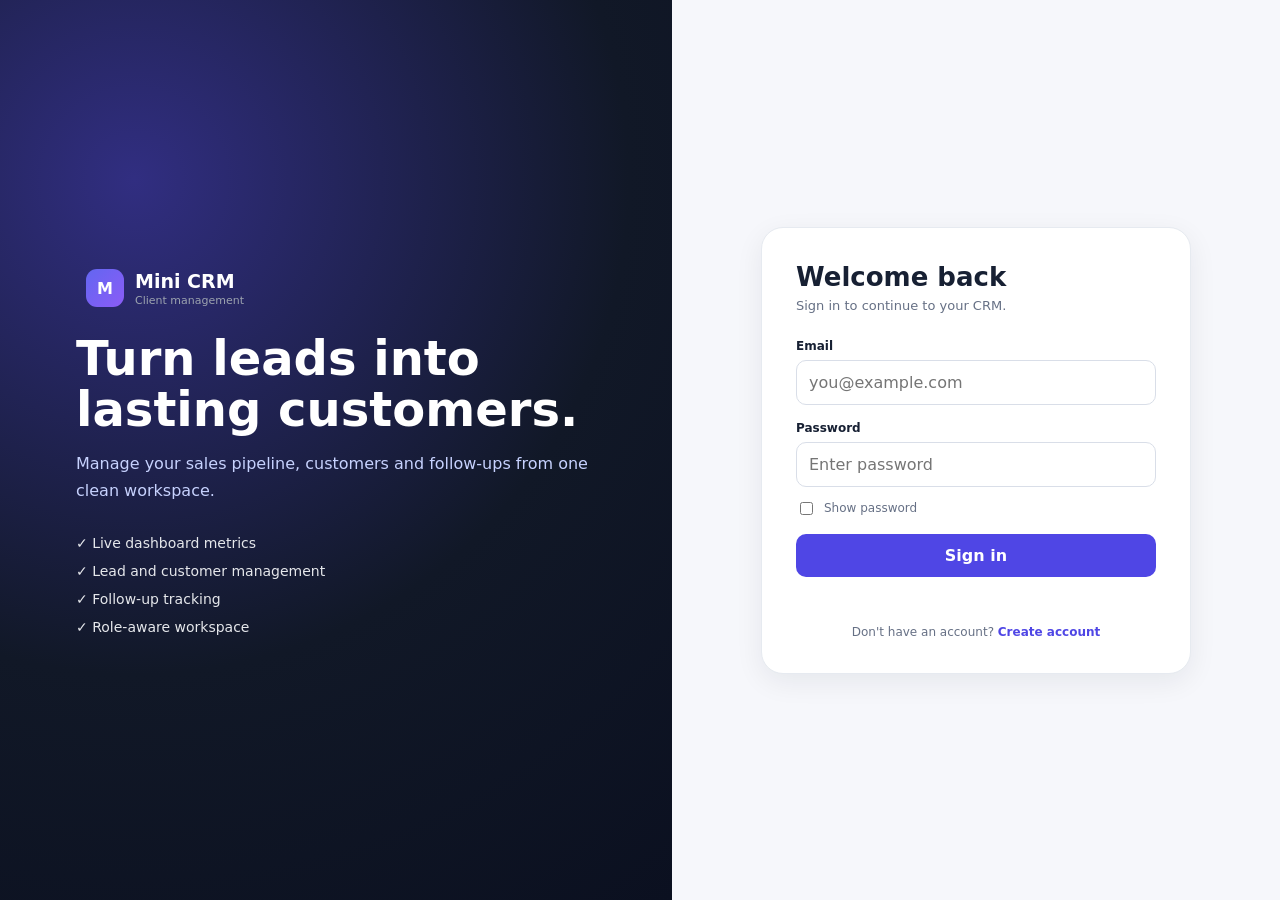
<file: frontend/index.html>
<!DOCTYPE html>
<html>
<head>
    <meta charset="UTF-8">
    <title>Mini CRM</title>
    <meta http-equiv="refresh" content="0; url=login.html">
</head>
<body>
    <p>Redirecting to login...</p>
</body>
</html>
</file>
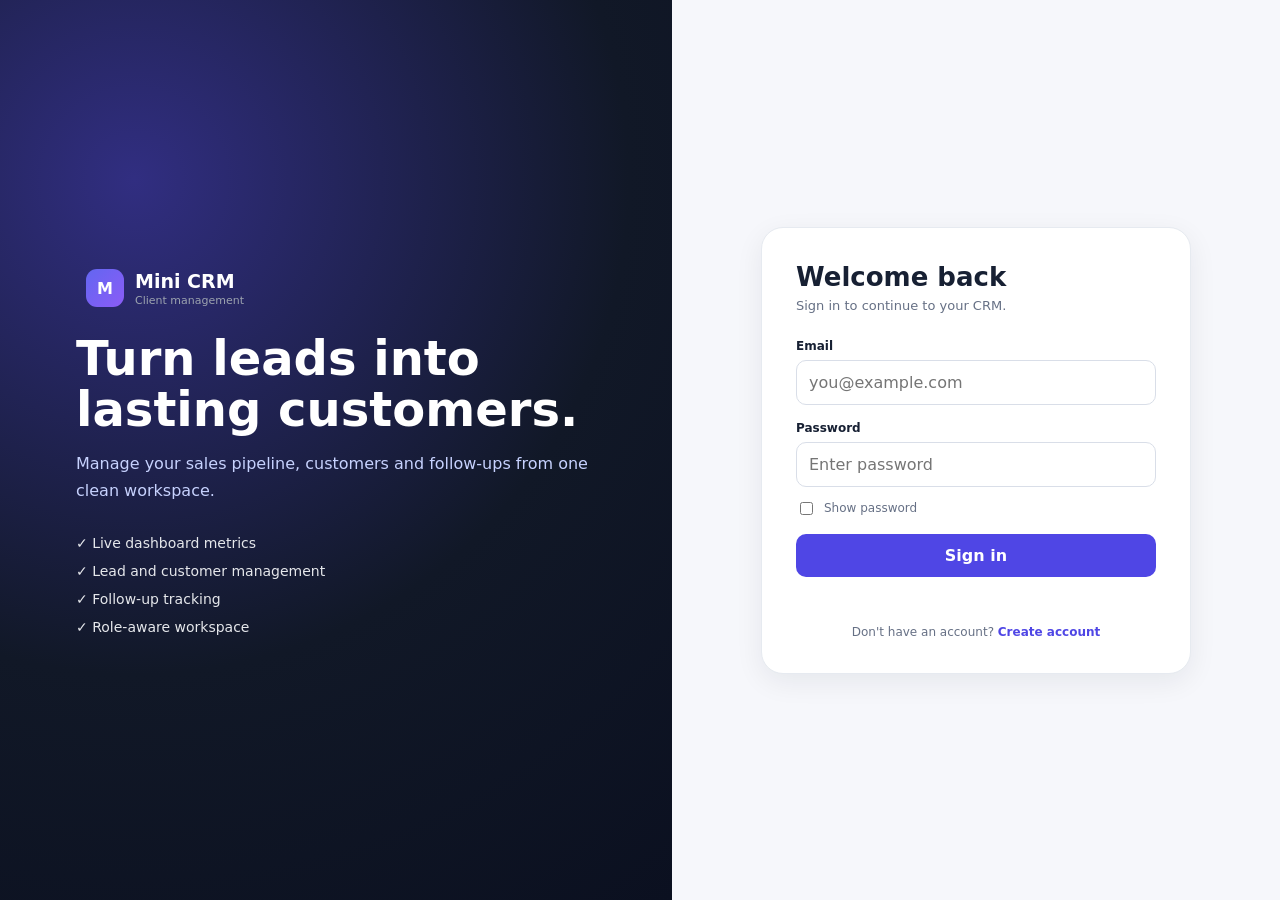
<file: frontend/customers.html>
<!doctype html>
<html lang="en"><head><meta charset="utf-8"><meta name="viewport" content="width=device-width,initial-scale=1">
<title>Customers | Mini CRM</title><link rel="stylesheet" href="css/style.css"></head>
<body><div class="dashboard-container">
<aside class="sidebar"><div class="brand"><div class="brand-mark">M</div><div><h2>Mini CRM</h2><small>Client management</small></div></div>
<nav class="menu">
<a data-page="dashboard.html" href="dashboard.html"><span class="menu-icon">⌂</span>Dashboard</a>
<a data-page="leads.html" href="leads.html"><span class="menu-icon">◈</span>Leads</a>
<a data-page="customers.html" href="customers.html"><span class="menu-icon">◉</span>Customers</a>
<a data-page="followups.html" href="followups.html"><span class="menu-icon">◷</span>Follow-ups</a>
<a data-page="reports.html" data-admin-only href="reports.html"><span class="menu-icon">▦</span>Reports</a>
</nav><div class="sidebar-bottom"><div class="user-mini"><div class="avatar" id="sidebarAvatar">U</div><div><strong id="sidebarUserName">User</strong><span id="sidebarUserRole">ROLE</span></div></div>
<a href="#" class="menu" onclick="logout();return false;"><span style="display:block;padding:10px 12px;color:#aeb6c4">↪ Logout</span></a></div></aside>
<main class="main-content"><header class="topbar"><div><h1>Customers</h1><p class="subtitle">Keep customer records clean and easy to access.</p></div><div class="top-actions"><span class="page-user" id="pageUser"></span></div></header>
<section class="form-card"><h2>Add customer</h2><form id="customerForm"><div class="form-grid">
<div class="field"><label>Name *</label><input id="name" required placeholder="Customer name"></div><div class="field"><label>Email *</label><input id="email" type="email" required placeholder="name@example.com"></div>
<div class="field"><label>Phone *</label><input id="phone" required placeholder="+91 98765 43210"></div><div class="field"><label>Address</label><input id="address" placeholder="City, state"></div></div>
<div class="actions"><button type="reset" class="btn btn-secondary">Clear</button><button id="saveCustomer" class="btn btn-primary">Add customer</button></div></form></section>
<section class="table-section"><div class="section-head"><div><h2>Customer list</h2><span class="muted" id="customerCount">0 customers</span></div><button class="btn btn-secondary btn-sm" id="refreshCustomers">↻ Refresh</button></div>
<div class="toolbar"><div class="search"><input id="search" placeholder="Search customer, email, phone..."></div></div>
<div class="table-wrap"><table><thead><tr><th>ID</th><th>Name</th><th>Email</th><th>Phone</th><th>Address</th><th>Action</th></tr></thead><tbody id="customerTableBody"></tbody></table></div></section></main></div><div id="toast" class="toast"></div><script src="js/app.js"></script><script src="js/customers.js"></script></body></html>
</file>
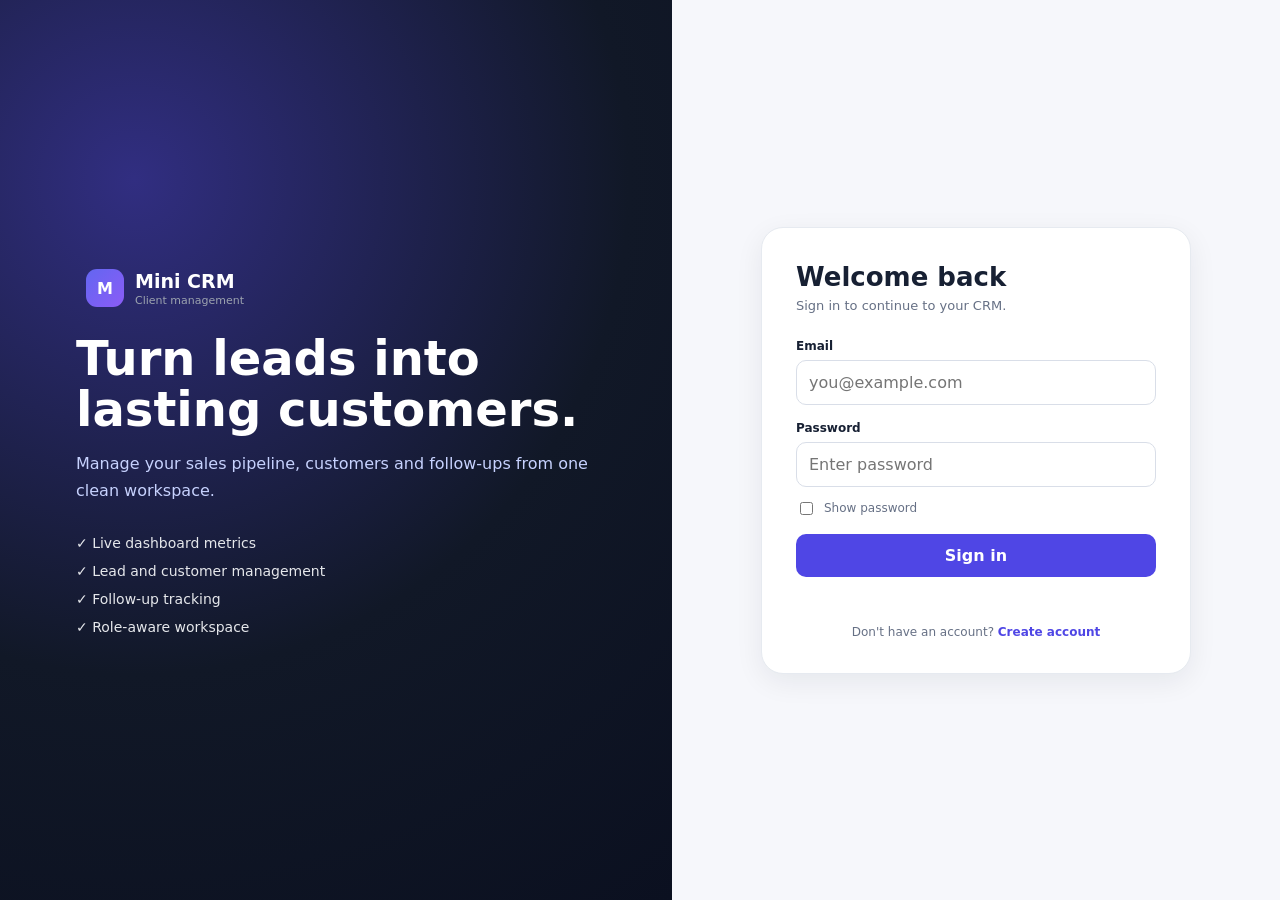
<file: frontend/dashboard.html>
<!doctype html>
<html lang="en"><head><meta charset="utf-8"><meta name="viewport" content="width=device-width,initial-scale=1">
<title>Dashboard | Mini CRM</title><link rel="stylesheet" href="css/style.css"></head>
<body><div class="dashboard-container">
<aside class="sidebar"><div class="brand"><div class="brand-mark">M</div><div><h2>Mini CRM</h2><small>Client management</small></div></div>
<nav class="menu">
<a data-page="dashboard.html" href="dashboard.html"><span class="menu-icon">⌂</span>Dashboard</a>
<a data-page="leads.html" href="leads.html"><span class="menu-icon">◈</span>Leads</a>
<a data-page="customers.html" href="customers.html"><span class="menu-icon">◉</span>Customers</a>
<a data-page="followups.html" href="followups.html"><span class="menu-icon">◷</span>Follow-ups</a>
<a data-page="reports.html" data-admin-only href="reports.html"><span class="menu-icon">▦</span>Reports</a>
</nav><div class="sidebar-bottom"><div class="user-mini"><div class="avatar" id="sidebarAvatar">U</div><div><strong id="sidebarUserName">User</strong><span id="sidebarUserRole">ROLE</span></div></div>
<a href="#" class="menu" onclick="logout();return false;"><span style="display:block;padding:10px 12px;color:#aeb6c4">↪ Logout</span></a></div></aside>
<main class="main-content"><header class="topbar"><div><h1>Dashboard</h1><p class="subtitle">A clear view of your sales pipeline and customer activity.</p></div><div class="top-actions"><span class="page-user" id="pageUser"></span></div></header>
<section class="cards">
<div class="card"><div class="stat-head">Total Leads <span class="stat-icon">L</span></div><p id="totalLeads">0</p><div class="hint">All active lead records</div></div>
<div class="card"><div class="stat-head">New Leads <span class="stat-icon">N</span></div><p id="newLeads">0</p><div class="hint">Recently captured</div></div>
<div class="card"><div class="stat-head">Converted <span class="stat-icon">✓</span></div><p id="convertedLeads">0</p><div class="hint">Successful conversions</div></div>
<div class="card"><div class="stat-head">Customers <span class="stat-icon">C</span></div><p id="totalCustomers">0</p><div class="hint">Customer records</div></div>
</section>
<div class="grid-2">
<section class="panel"><div class="panel-head"><h2>Lead pipeline</h2><span class="muted">Live from database</span></div>
<div class="progress-row"><div class="progress-label"><span>New</span><strong id="newPct">0</strong></div><div class="progress"><span id="newBar" style="width:0%"></span></div></div>
<div class="progress-row"><div class="progress-label"><span>Contacted</span><strong id="contactedPct">0</strong></div><div class="progress"><span id="contactedBar" style="width:0%"></span></div></div>
<div class="progress-row"><div class="progress-label"><span>Follow-up</span><strong id="followupPct">0</strong></div><div class="progress"><span id="followupBar" style="width:0%"></span></div></div>
<div class="progress-row"><div class="progress-label"><span>Converted</span><strong id="convertedPct">0</strong></div><div class="progress"><span id="convertedBar" style="width:0%"></span></div></div></section>
<section class="panel"><div class="panel-head"><h2>Quick actions</h2><span class="muted">Common tasks</span></div>
<div style="display:grid;gap:10px;margin-top:16px"><a class="btn btn-primary" href="leads.html">＋ Add a new lead</a><a class="btn btn-secondary" href="customers.html">＋ Add customer</a><a class="btn btn-secondary" href="followups.html">◷ Schedule follow-up</a></div></section></div>
<section class="table-section" style="margin-top:18px"><div class="section-head"><h2>Recent leads</h2><a class="btn btn-secondary btn-sm" href="leads.html">View all</a></div><div class="table-wrap" style="margin-top:16px"><table><thead><tr><th>Name</th><th>Email</th><th>Phone</th><th>Source</th><th>Status</th></tr></thead><tbody id="leadTableBody"></tbody></table></div></section></main></div><div id="toast" class="toast"></div><script src="js/app.js"></script><script src="js/dashboard.js"></script></body></html>
</file>
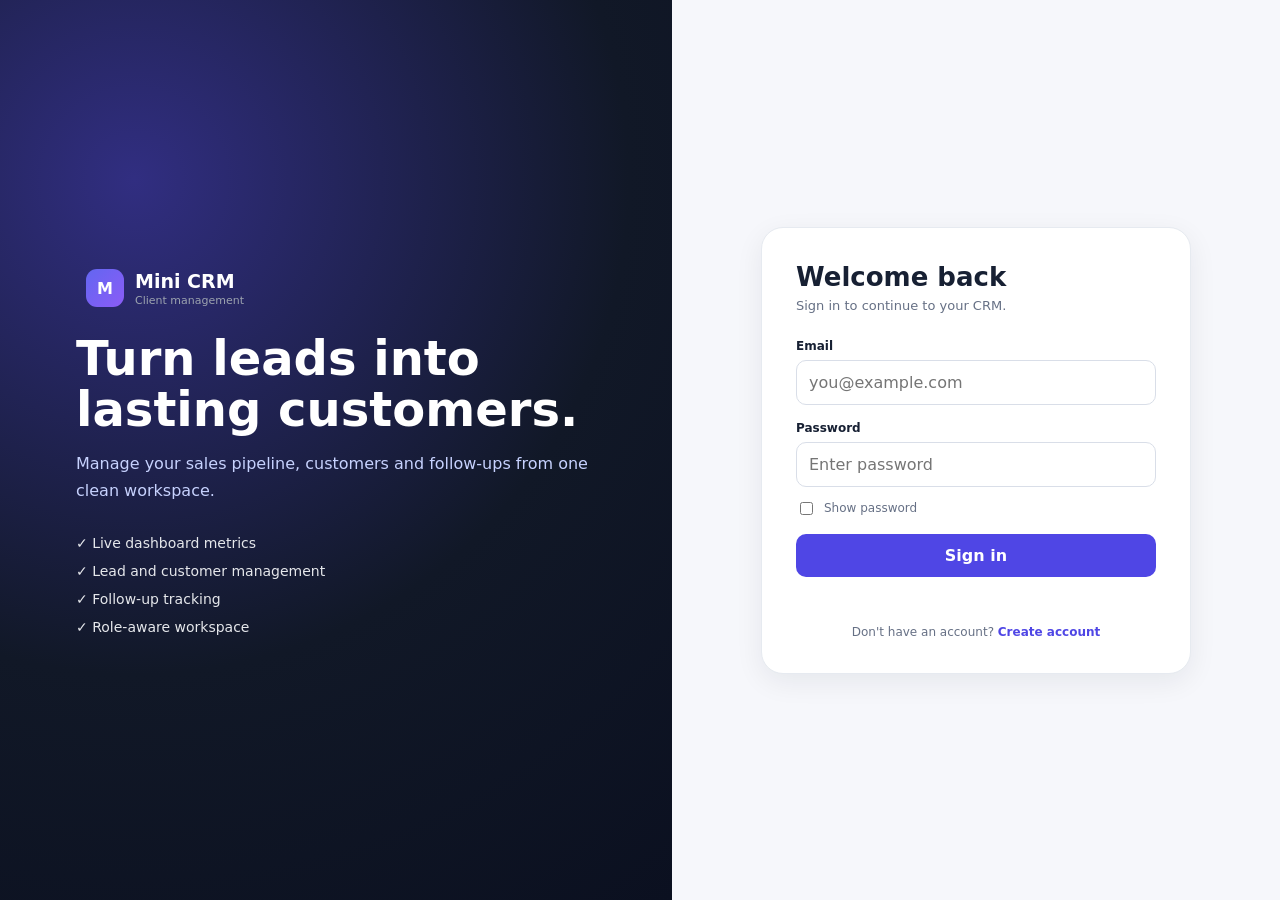
<file: frontend/followups.html>
<!doctype html>
<html lang="en"><head><meta charset="utf-8"><meta name="viewport" content="width=device-width,initial-scale=1">
<title>Follow-ups | Mini CRM</title><link rel="stylesheet" href="css/style.css"></head>
<body><div class="dashboard-container">
<aside class="sidebar"><div class="brand"><div class="brand-mark">M</div><div><h2>Mini CRM</h2><small>Client management</small></div></div>
<nav class="menu">
<a data-page="dashboard.html" href="dashboard.html"><span class="menu-icon">⌂</span>Dashboard</a>
<a data-page="leads.html" href="leads.html"><span class="menu-icon">◈</span>Leads</a>
<a data-page="customers.html" href="customers.html"><span class="menu-icon">◉</span>Customers</a>
<a data-page="followups.html" href="followups.html"><span class="menu-icon">◷</span>Follow-ups</a>
<a data-page="reports.html" data-admin-only href="reports.html"><span class="menu-icon">▦</span>Reports</a>
</nav><div class="sidebar-bottom"><div class="user-mini"><div class="avatar" id="sidebarAvatar">U</div><div><strong id="sidebarUserName">User</strong><span id="sidebarUserRole">ROLE</span></div></div>
<a href="#" class="menu" onclick="logout();return false;"><span style="display:block;padding:10px 12px;color:#aeb6c4">↪ Logout</span></a></div></aside>
<main class="main-content"><header class="topbar"><div><h1>Follow-ups</h1><p class="subtitle">Schedule the next action and keep prospects moving.</p></div><div class="top-actions"><span class="page-user" id="pageUser"></span></div></header>
<section class="form-card"><h2>Schedule follow-up</h2><form id="followupForm"><div class="form-grid">
<div class="field"><label>Lead ID *</label><input type="number" id="leadId" required placeholder="Enter lead ID"></div><div class="field"><label>Follow-up date *</label><input type="date" id="followupDate" required></div>
<div class="field full"><label>Notes *</label><textarea id="notes" rows="4" required placeholder="What should happen next?"></textarea></div></div>
<div class="actions"><button type="reset" class="btn btn-secondary">Clear</button><button id="saveFollowup" class="btn btn-primary">Schedule</button></div></form></section>
<section class="table-section"><div class="section-head"><div><h2>Follow-up list</h2><span class="muted" id="followupCount">0 follow-ups</span></div><button class="btn btn-secondary btn-sm" id="refreshFollowups">↻ Refresh</button></div>
<div class="toolbar"><div class="search"><input id="search" placeholder="Search lead ID or notes..."></div></div>
<div class="table-wrap"><table><thead><tr><th>ID</th><th>Lead ID</th><th>Date</th><th>Notes</th><th>Action</th></tr></thead><tbody id="followupTableBody"></tbody></table></div></section></main></div><div id="toast" class="toast"></div><script src="js/app.js"></script><script src="js/followups.js"></script></body></html>
</file>
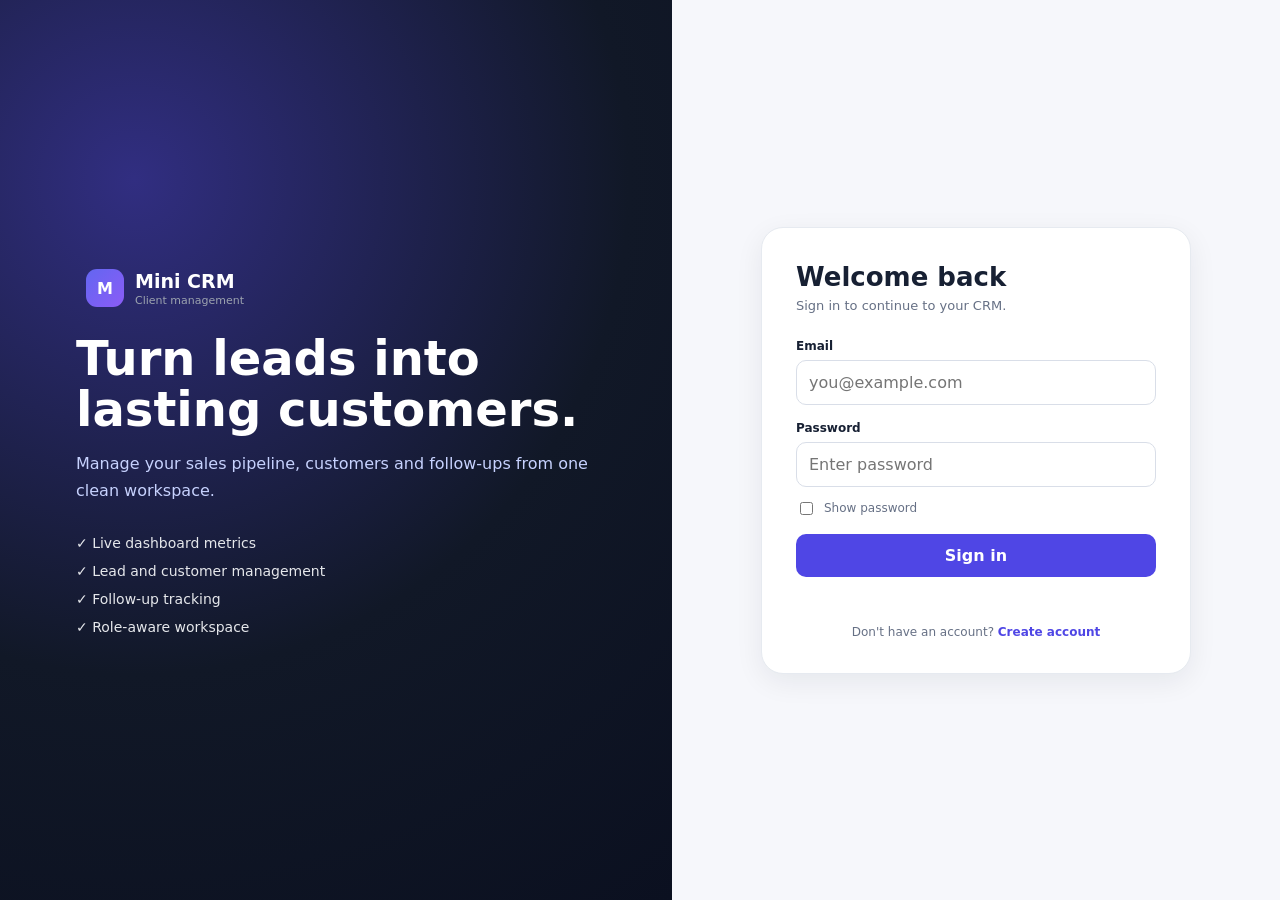
<file: frontend/leads.html>
<!doctype html>
<html lang="en"><head><meta charset="utf-8"><meta name="viewport" content="width=device-width,initial-scale=1">
<title>Leads | Mini CRM</title><link rel="stylesheet" href="css/style.css"></head>
<body><div class="dashboard-container">
<aside class="sidebar"><div class="brand"><div class="brand-mark">M</div><div><h2>Mini CRM</h2><small>Client management</small></div></div>
<nav class="menu">
<a data-page="dashboard.html" href="dashboard.html"><span class="menu-icon">⌂</span>Dashboard</a>
<a data-page="leads.html" href="leads.html"><span class="menu-icon">◈</span>Leads</a>
<a data-page="customers.html" href="customers.html"><span class="menu-icon">◉</span>Customers</a>
<a data-page="followups.html" href="followups.html"><span class="menu-icon">◷</span>Follow-ups</a>
<a data-page="reports.html" data-admin-only href="reports.html"><span class="menu-icon">▦</span>Reports</a>
</nav><div class="sidebar-bottom"><div class="user-mini"><div class="avatar" id="sidebarAvatar">U</div><div><strong id="sidebarUserName">User</strong><span id="sidebarUserRole">ROLE</span></div></div>
<a href="#" class="menu" onclick="logout();return false;"><span style="display:block;padding:10px 12px;color:#aeb6c4">↪ Logout</span></a></div></aside>
<main class="main-content"><header class="topbar"><div><h1>Leads</h1><p class="subtitle">Manage prospects from capture to conversion.</p></div><div class="top-actions"><span class="page-user" id="pageUser"></span></div></header>
<section class="form-card"><div class="section-head"><div><h2>Add new lead</h2><span class="muted">Capture and assign a prospect.</span></div></div>
<form id="leadForm"><div class="form-grid">
<div class="field"><label>Lead ID (optional)</label><input type="number" id="customerId" placeholder="Leave blank for auto ID"></div>
<div class="field"><label>Customer name *</label><input id="customerName" required placeholder="e.g. Rahul Sharma"></div>
<div class="field"><label>Email *</label><input type="email" id="email" required placeholder="name@example.com"></div>
<div class="field"><label>Phone *</label><input id="phone" required placeholder="+91 98765 43210"></div>
<div class="field"><label>Source</label><input id="source" placeholder="Website, referral, campaign..."></div>
<div class="field"><label>Assigned to</label><input id="assignedTo" placeholder="Employee name"></div>
<div class="field"><label>Status</label><select id="status"><option>NEW</option><option>CONTACTED</option><option>FOLLOWUP</option><option>CONVERTED</option><option>REJECTED</option></select></div>
</div><div class="actions"><button type="reset" class="btn btn-secondary">Clear</button><button class="btn btn-primary" id="saveLead">Add lead</button></div></form></section>
<section class="table-section"><div class="section-head"><div><h2>Lead list</h2><span class="muted" id="leadCount">0 leads</span></div><button class="btn btn-secondary btn-sm" id="refreshLeads">↻ Refresh</button></div>
<div class="toolbar"><div class="search"><input id="search" placeholder="Search name, email, phone..."></div><div class="filters"><select id="statusFilter"><option value="">All statuses</option><option>NEW</option><option>CONTACTED</option><option>FOLLOWUP</option><option>CONVERTED</option><option>REJECTED</option></select></div></div>
<div class="table-wrap"><table><thead><tr><th>ID</th><th>Name</th><th>Phone</th><th>Email</th><th>Source</th><th>Status</th><th>Assigned</th><th>Action</th></tr></thead><tbody id="leadTableBody"></tbody></table></div></section></main></div><div id="toast" class="toast"></div><script src="js/app.js"></script><script src="js/leads.js"></script></body></html>
</file>
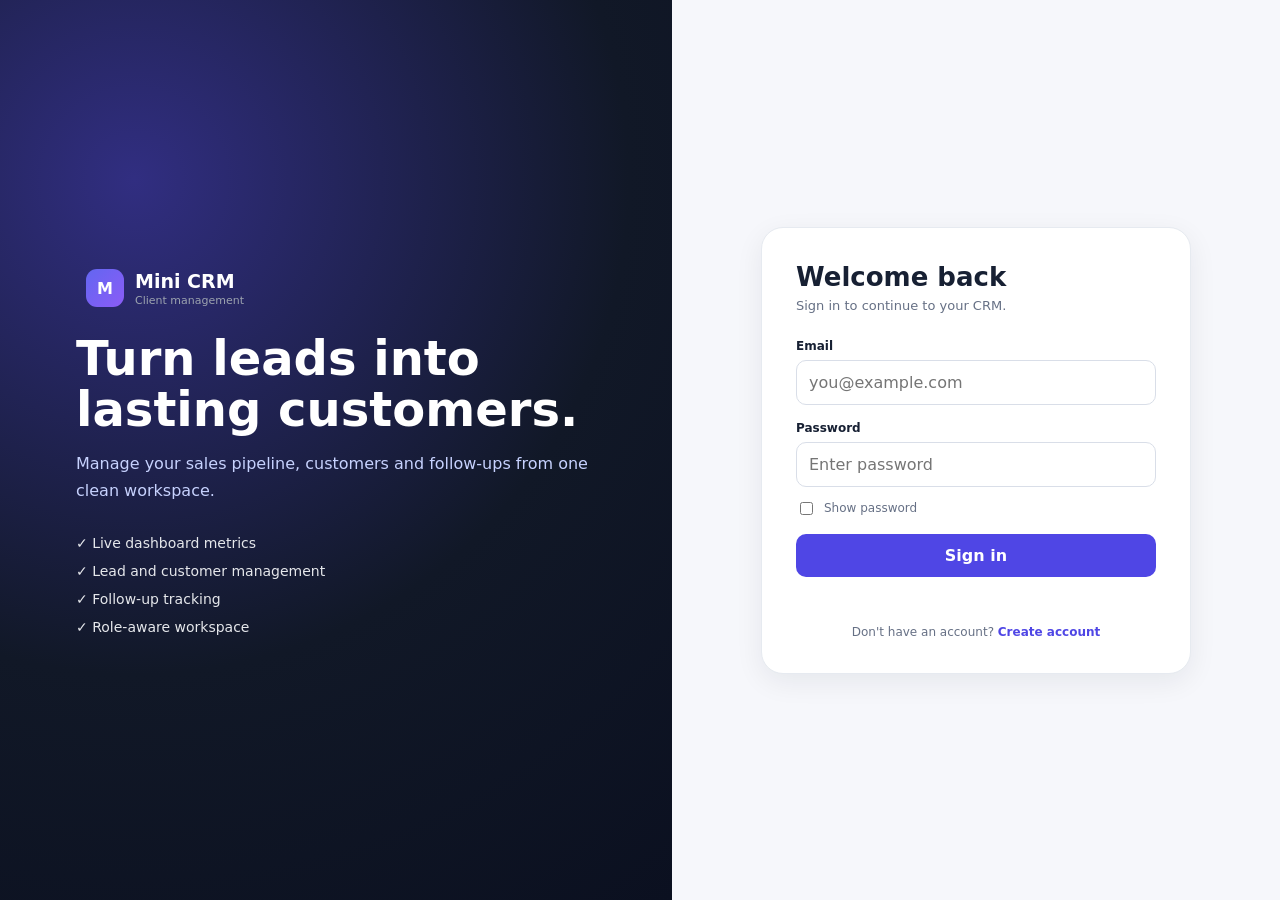
<file: frontend/login.html>
<!doctype html><html lang="en"><head><meta charset="utf-8"><meta name="viewport" content="width=device-width,initial-scale=1"><title>Login | Mini CRM</title><link rel="stylesheet" href="css/style.css"></head><body>
<div class="login-container"><section class="login-brand"><div class="brand-copy"><div class="brand"><div class="brand-mark">M</div><div><h2>Mini CRM</h2><small>Client management</small></div></div><h1>Turn leads into lasting customers.</h1><p>Manage your sales pipeline, customers and follow-ups from one clean workspace.</p><div class="feature-list"><div>✓ Live dashboard metrics</div><div>✓ Lead and customer management</div><div>✓ Follow-up tracking</div><div>✓ Role-aware workspace</div></div></div></section>
<section class="login-side"><div class="login-card"><div class="logo-section"><h1>Welcome back</h1><p>Sign in to continue to your CRM.</p></div><form id="loginForm"><div class="input-group"><label>Email</label><input type="email" id="email" required autocomplete="email" placeholder="you@example.com"></div><div class="input-group"><label>Password</label><input type="password" id="password" required autocomplete="current-password" placeholder="Enter password"></div><div class="show-password"><input type="checkbox" id="togglePassword"><label for="togglePassword">Show password</label></div><button class="login-btn" id="loginBtn">Sign in</button><div id="errorMessage" class="error"></div></form><div class="auth-link">Don't have an account? <a href="signup.html">Create account</a></div></div></section></div><script src="js/app.js"></script><script src="js/login.js"></script></body></html>
</file>
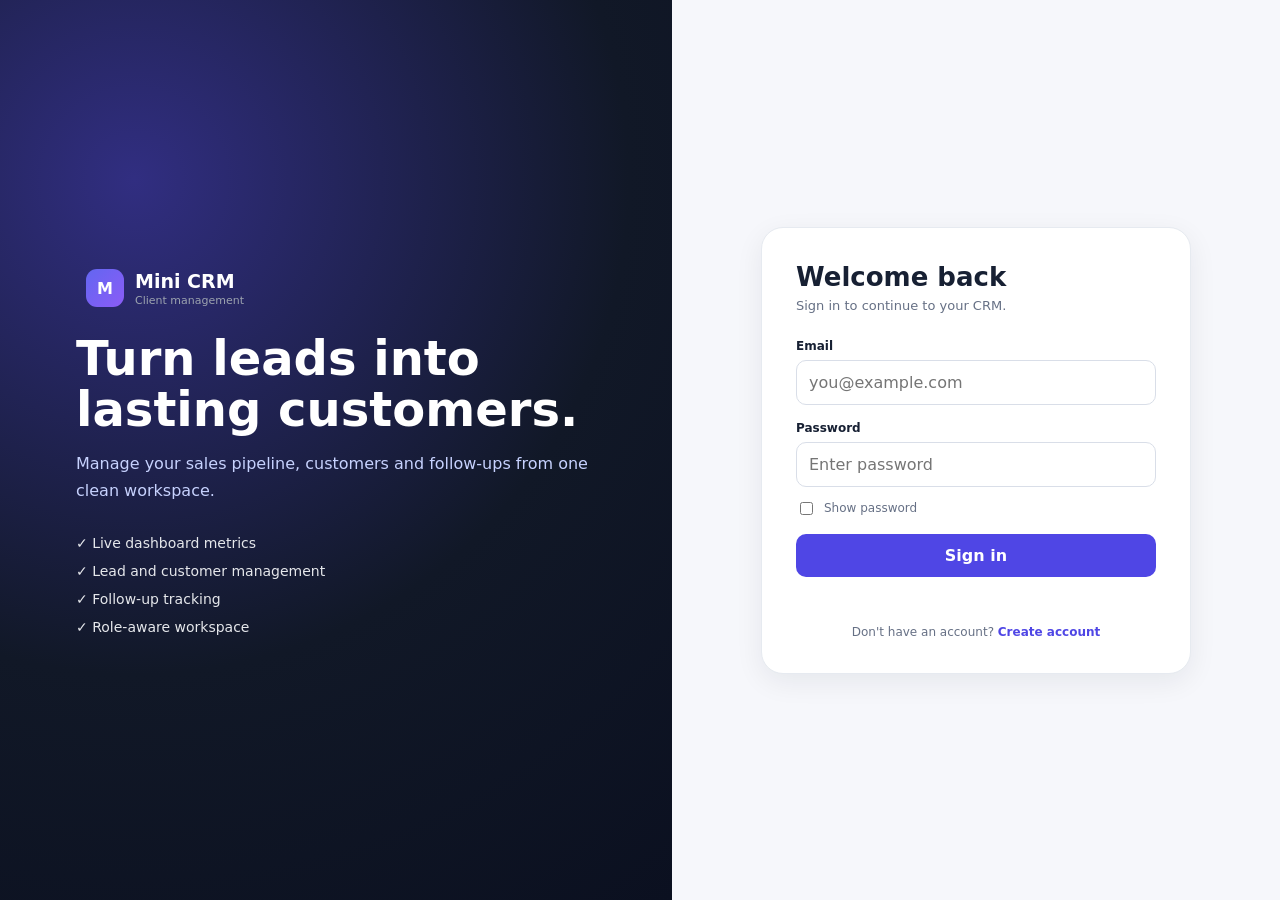
<file: frontend/reports.html>
<!doctype html>
<html lang="en"><head><meta charset="utf-8"><meta name="viewport" content="width=device-width,initial-scale=1">
<title>Reports | Mini CRM</title><link rel="stylesheet" href="css/style.css"></head>
<body><div class="dashboard-container">
<aside class="sidebar"><div class="brand"><div class="brand-mark">M</div><div><h2>Mini CRM</h2><small>Client management</small></div></div>
<nav class="menu">
<a data-page="dashboard.html" href="dashboard.html"><span class="menu-icon">⌂</span>Dashboard</a>
<a data-page="leads.html" href="leads.html"><span class="menu-icon">◈</span>Leads</a>
<a data-page="customers.html" href="customers.html"><span class="menu-icon">◉</span>Customers</a>
<a data-page="followups.html" href="followups.html"><span class="menu-icon">◷</span>Follow-ups</a>
<a data-page="reports.html" data-admin-only href="reports.html"><span class="menu-icon">▦</span>Reports</a>
</nav><div class="sidebar-bottom"><div class="user-mini"><div class="avatar" id="sidebarAvatar">U</div><div><strong id="sidebarUserName">User</strong><span id="sidebarUserRole">ROLE</span></div></div>
<a href="#" class="menu" onclick="logout();return false;"><span style="display:block;padding:10px 12px;color:#aeb6c4">↪ Logout</span></a></div></aside>
<main class="main-content"><header class="topbar"><div><h1>Reports</h1><p class="subtitle">Understand pipeline performance at a glance.</p></div><div class="top-actions"><span class="page-user" id="pageUser"></span></div></header>
<section class="cards">
<div class="card"><div class="stat-head">Total Leads</div><p id="totalLeads">0</p></div><div class="card"><div class="stat-head">Converted</div><p id="convertedLeads">0</p></div><div class="card"><div class="stat-head">New</div><p id="newLeads">0</p></div><div class="card"><div class="stat-head">Contacted</div><p id="contactedLeads">0</p></div>
<div class="card"><div class="stat-head">Follow-up</div><p id="followupLeads">0</p></div><div class="card"><div class="stat-head">Rejected</div><p id="rejectedLeads">0</p></div><div class="card"><div class="stat-head">Customers</div><p id="totalCustomers">0</p></div><div class="card"><div class="stat-head">Employees</div><p id="totalEmployees">0</p></div>
</section><section class="panel"><div class="panel-head"><h2>Operational summary</h2><span class="muted">Live API data</span></div><div class="progress-row"><div class="progress-label"><span>Conversion rate</span><strong id="conversionRate">0%</strong></div><div class="progress"><span id="conversionBar" style="width:0%"></span></div></div></section></main></div><div id="toast" class="toast"></div><script src="js/app.js"></script><script src="js/reports.js"></script></body></html>
</file>
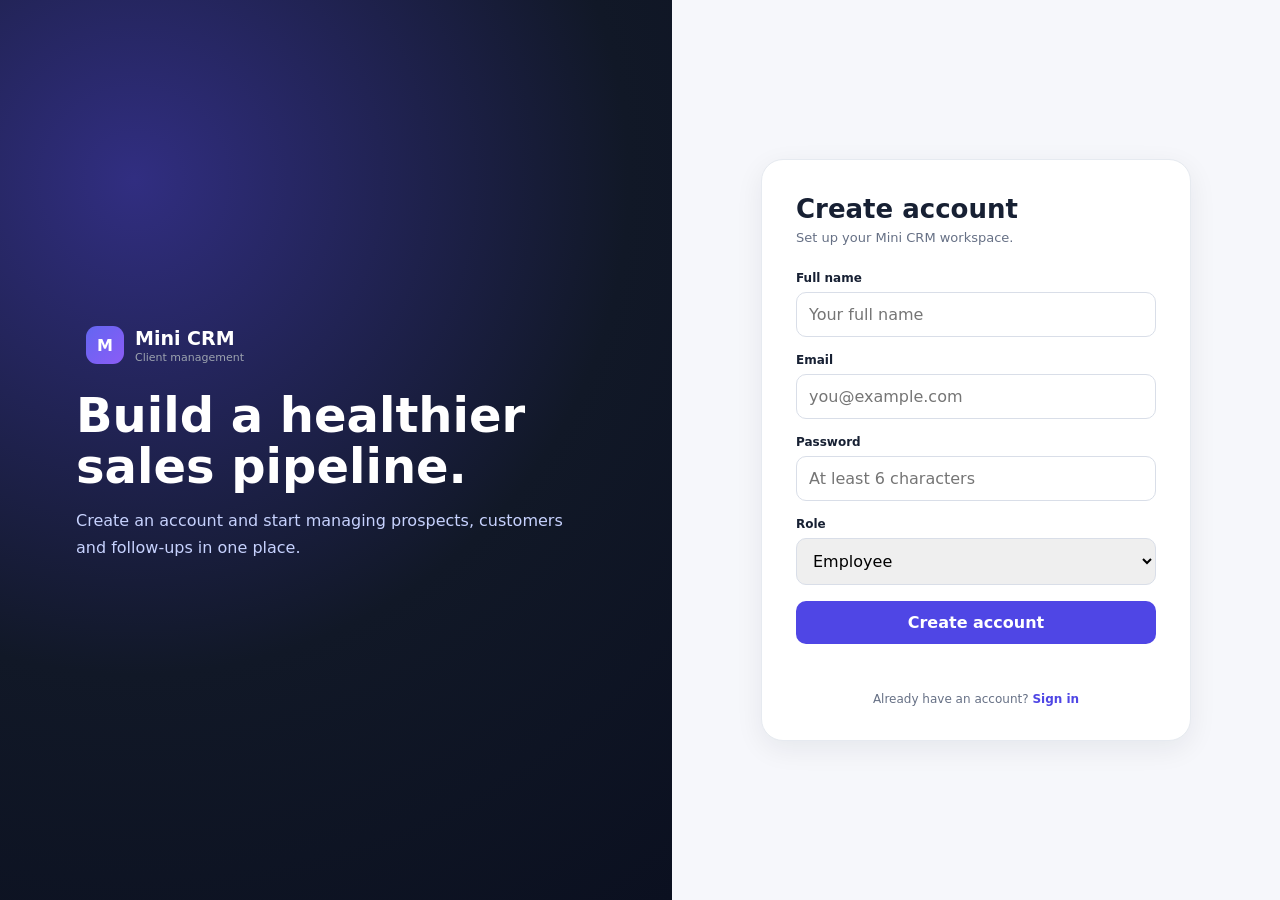
<file: frontend/signup.html>
<!doctype html><html lang="en"><head><meta charset="utf-8"><meta name="viewport" content="width=device-width,initial-scale=1"><title>Create Account | Mini CRM</title><link rel="stylesheet" href="css/style.css"></head><body>
<div class="login-container"><section class="login-brand"><div class="brand-copy"><div class="brand"><div class="brand-mark">M</div><div><h2>Mini CRM</h2><small>Client management</small></div></div><h1>Build a healthier sales pipeline.</h1><p>Create an account and start managing prospects, customers and follow-ups in one place.</p></div></section>
<section class="login-side"><div class="login-card"><div class="logo-section"><h1>Create account</h1><p>Set up your Mini CRM workspace.</p></div><form id="signupForm"><div class="input-group"><label>Full name</label><input id="name" required placeholder="Your full name"></div><div class="input-group"><label>Email</label><input id="email" type="email" required placeholder="you@example.com"></div><div class="input-group"><label>Password</label><input id="password" type="password" required minlength="6" placeholder="At least 6 characters"></div><div class="input-group"><label>Role</label><select id="role"><option value="EMPLOYEE">Employee</option><option value="ADMIN">Admin</option></select></div><button class="login-btn" id="signupBtn">Create account</button><div id="errorMessage" class="error"></div></form><div class="auth-link">Already have an account? <a href="login.html">Sign in</a></div></div></section></div><script src="js/app.js"></script><script src="js/signup.js"></script></body></html>
</file>
<file: frontend/css/style.css>
:root{--bg:#f5f7fb;--surface:#fff;--surface-2:#f8fafc;--text:#172033;--muted:#667085;--border:#e6eaf0;--primary:#4f46e5;--primary-2:#4338ca;--success:#12b76a;--warning:#f79009;--danger:#f04438;--sidebar:#111827;--shadow:0 8px 28px rgba(16,24,40,.07);--radius:16px}
*{box-sizing:border-box}body{margin:0;font-family:Inter,ui-sans-serif,system-ui,-apple-system,BlinkMacSystemFont,"Segoe UI",sans-serif;background:var(--bg);color:var(--text)}
a{text-decoration:none;color:inherit}button,input,select,textarea{font:inherit}button{cursor:pointer}
.dashboard-container{min-height:100vh;display:flex}.sidebar{position:fixed;inset:0 auto 0 0;width:248px;background:var(--sidebar);color:#d1d5db;padding:22px 14px;display:flex;flex-direction:column;z-index:20}.brand{display:flex;align-items:center;gap:11px;padding:4px 10px 26px;color:#fff}.brand-mark{width:38px;height:38px;border-radius:11px;background:linear-gradient(135deg,#6366f1,#8b5cf6);display:grid;place-items:center;font-weight:800}.brand h2{font-size:19px;margin:0}.brand small{display:block;color:#9ca3af;font-size:11px;margin-top:2px}.menu{list-style:none;margin:0;padding:0;display:grid;gap:5px}.menu a{display:flex;align-items:center;gap:11px;padding:11px 12px;border-radius:10px;color:#aeb6c4;font-size:14px;transition:.18s}.menu a:hover,.menu a.active{background:#1f2937;color:#fff}.menu-icon{width:20px;text-align:center}.sidebar-bottom{margin-top:auto;border-top:1px solid #273244;padding-top:14px}.user-mini{display:flex;gap:10px;align-items:center;padding:10px 8px}.avatar{width:34px;height:34px;border-radius:50%;display:grid;place-items:center;background:#312e81;color:#fff;font-weight:700}.user-mini strong{display:block;color:#fff;font-size:13px}.user-mini span{font-size:11px;color:#9ca3af}
.main-content{margin-left:248px;width:calc(100% - 248px);padding:28px 32px}.topbar{display:flex;justify-content:space-between;align-items:center;margin-bottom:24px}.topbar h1{font-size:25px;margin:0}.subtitle{margin:5px 0 0;color:var(--muted);font-size:13px}.top-actions{display:flex;align-items:center;gap:10px}.page-user{font-size:13px;color:var(--muted);padding:9px 12px;background:#fff;border:1px solid var(--border);border-radius:10px}
.cards{display:grid;grid-template-columns:repeat(4,minmax(0,1fr));gap:16px;margin-bottom:20px}.card,.panel,.form-card,.table-section{background:var(--surface);border:1px solid var(--border);border-radius:var(--radius);box-shadow:var(--shadow)}.card{padding:19px}.stat-head{display:flex;justify-content:space-between;align-items:center;color:var(--muted);font-size:13px}.stat-icon{width:38px;height:38px;border-radius:11px;background:#eef2ff;color:var(--primary);display:grid;place-items:center;font-weight:800}.card p{font-size:28px;font-weight:750;margin:14px 0 0}.card .hint{font-size:11px;color:var(--muted);margin-top:5px}
.grid-2{display:grid;grid-template-columns:1fr 1fr;gap:18px}.panel{padding:20px}.panel h2,.table-section h2,.form-card h2{margin:0;font-size:16px}.panel-head,.section-head{display:flex;justify-content:space-between;align-items:center;gap:12px}.muted{color:var(--muted);font-size:12px}.progress-row{margin-top:15px}.progress-label{display:flex;justify-content:space-between;font-size:12px;margin-bottom:6px}.progress{height:8px;background:#eef0f4;border-radius:99px;overflow:hidden}.progress span{display:block;height:100%;border-radius:99px;background:var(--primary)}
.form-card{padding:20px;margin-bottom:18px}.form-grid{display:grid;grid-template-columns:repeat(2,minmax(0,1fr));gap:13px;margin-top:16px}.field{display:flex;flex-direction:column;gap:6px}.field.full{grid-column:1/-1}.field label{font-size:12px;font-weight:650;color:#344054}.field input,.field select,.field textarea,.search input{width:100%;padding:11px 12px;border:1px solid #d9dee8;border-radius:10px;outline:none;background:#fff;color:var(--text);transition:.15s}.field input:focus,.field select:focus,.field textarea:focus,.search input:focus{border-color:#818cf8;box-shadow:0 0 0 3px #eef2ff}.actions{display:flex;justify-content:flex-end;gap:9px;margin-top:16px}
.btn{border:0;border-radius:10px;padding:10px 14px;font-weight:650;font-size:13px}.btn-primary{background:var(--primary);color:#fff}.btn-primary:hover{background:var(--primary-2)}.btn-secondary{background:#fff;border:1px solid var(--border);color:#344054}.btn-danger{background:#fff0ef;color:var(--danger)}.btn-sm{padding:7px 10px;font-size:12px}.btn:disabled{opacity:.55;cursor:not-allowed}
.table-section{padding:20px;overflow:hidden}.toolbar{display:flex;gap:10px;align-items:center;justify-content:space-between;margin:16px 0}.search{flex:1;max-width:360px}.filters{display:flex;gap:8px}.filters select{padding:9px 11px;border:1px solid var(--border);border-radius:9px;background:#fff}.table-wrap{overflow:auto;border:1px solid var(--border);border-radius:12px}table{width:100%;border-collapse:collapse;min-width:760px}th,td{padding:13px 14px;text-align:left;border-bottom:1px solid var(--border);font-size:12px;white-space:nowrap}th{font-size:11px;text-transform:uppercase;letter-spacing:.04em;color:#667085;background:#fafbfc}tr:last-child td{border-bottom:0}tbody tr:hover{background:#fafbff}.badge{display:inline-flex;align-items:center;padding:5px 8px;border-radius:999px;font-size:10px;font-weight:750}.badge.NEW{background:#eef2ff;color:#4338ca}.badge.CONTACTED{background:#ecfdf3;color:#027a48}.badge.FOLLOWUP{background:#fffaeb;color:#b54708}.badge.CONVERTED{background:#ecfdf3;color:#067647}.badge.REJECTED{background:#fef3f2;color:#b42318}.empty{padding:36px;text-align:center;color:var(--muted);font-size:13px}.table-actions{display:flex;gap:6px}
.login-container{min-height:100vh;display:grid;grid-template-columns:1.05fr .95fr;background:#f6f7fb}.login-brand{display:flex;align-items:center;justify-content:center;padding:60px;background:radial-gradient(circle at 20% 20%,#312e81,#111827 55%,#0b1020);color:#fff}.brand-copy{max-width:520px}.brand-copy h1{font-size:48px;line-height:1.05;margin:0 0 16px}.brand-copy p{color:#c7d2fe;line-height:1.7}.feature-list{display:grid;gap:12px;margin-top:30px}.feature-list div{display:flex;gap:10px;align-items:center;color:#e5e7eb;font-size:14px}.login-side{display:grid;place-items:center;padding:30px}.login-card{width:min(430px,100%);background:#fff;border:1px solid var(--border);border-radius:22px;box-shadow:var(--shadow);padding:34px}.logo-section{margin-bottom:26px}.logo-section h1{font-size:26px;margin:0 0 6px}.logo-section p{font-size:13px;color:var(--muted);margin:0}.input-group{display:flex;flex-direction:column;gap:7px;margin-bottom:16px}.input-group label{font-size:12px;font-weight:650}.input-group input,.input-group select{padding:12px;border:1px solid #d9dee8;border-radius:10px;outline:0}.input-group input:focus,.input-group select:focus{border-color:#818cf8;box-shadow:0 0 0 3px #eef2ff}.login-btn{width:100%;padding:12px;border:0;border-radius:10px;background:var(--primary);color:#fff;font-weight:700}.auth-link{text-align:center;color:var(--muted);font-size:12px;margin-top:18px}.auth-link a{color:var(--primary);font-weight:700}.show-password{display:flex;gap:8px;align-items:center;font-size:12px;color:var(--muted);margin:-4px 0 16px}.error{min-height:18px;color:var(--danger);font-size:12px;margin-top:12px}.toast{position:fixed;right:22px;bottom:22px;z-index:100;padding:13px 16px;border-radius:11px;color:#fff;background:#111827;box-shadow:var(--shadow);font-size:13px;opacity:0;transform:translateY(10px);pointer-events:none;transition:.2s}.toast.show{opacity:1;transform:translateY(0)}.toast.success{background:#067647}.toast.error{background:#b42318}.loading{opacity:.6;pointer-events:none}
@media(max-width:1100px){.cards{grid-template-columns:repeat(2,1fr)}.grid-2{grid-template-columns:1fr}}
@media(max-width:760px){.sidebar{position:static;width:100%;height:auto}.dashboard-container{display:block}.main-content{margin-left:0;width:100%;padding:20px}.menu{grid-template-columns:repeat(3,1fr)}.sidebar-bottom{display:none}.cards{grid-template-columns:1fr 1fr}.topbar{align-items:flex-start}.page-user{display:none}.login-container{grid-template-columns:1fr}.login-brand{display:none}}
@media(max-width:500px){.cards{grid-template-columns:1fr}.form-grid{grid-template-columns:1fr}.field.full{grid-column:auto}.menu{grid-template-columns:repeat(2,1fr)}.main-content{padding:14px}.login-card{padding:24px}}
</file>
